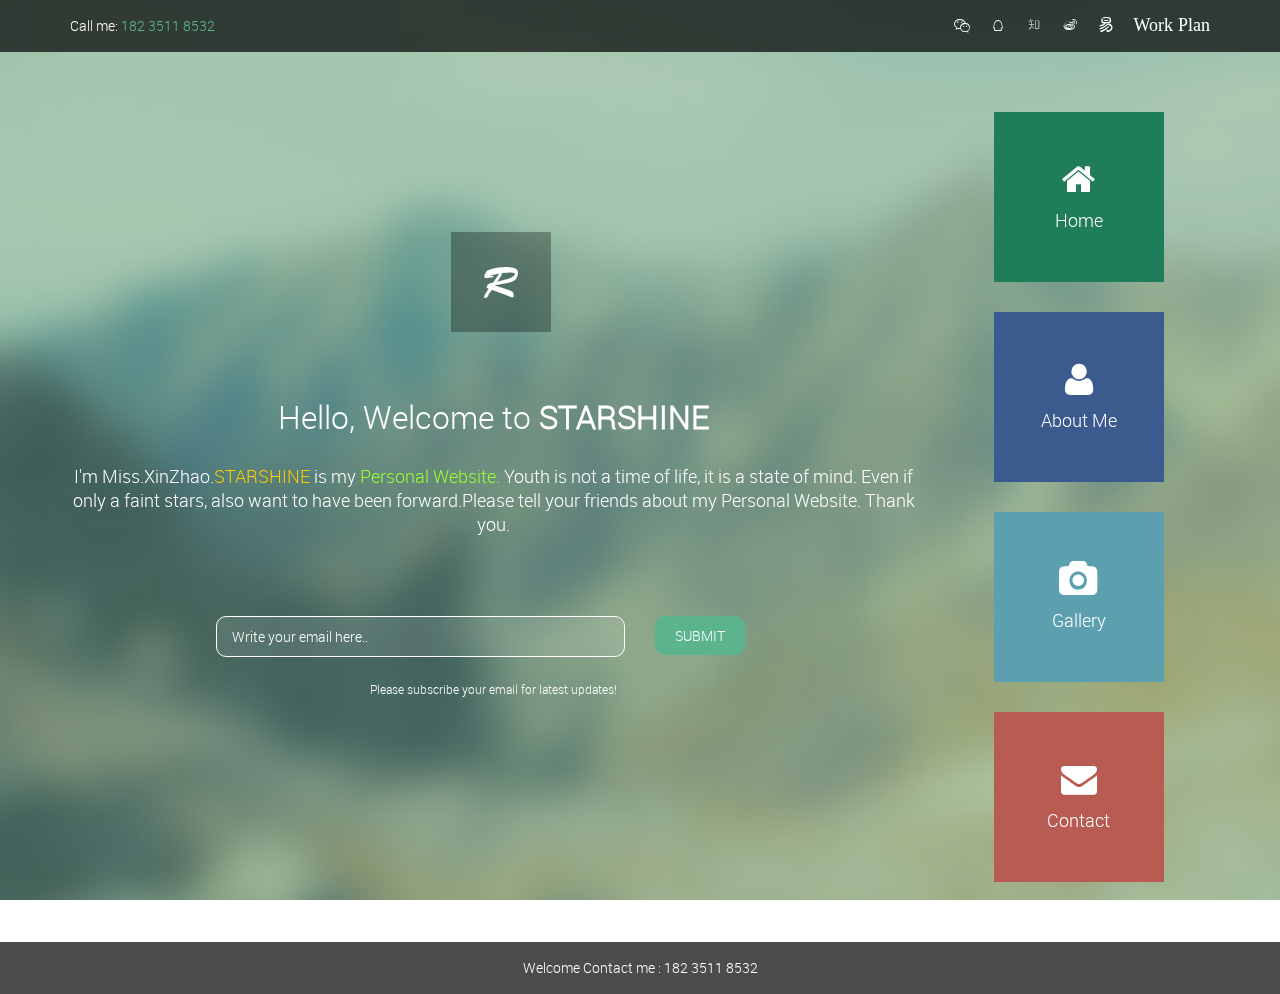
<file: index.html>
﻿<!DOCTYPE html>
<!--[if lt IE 7]>      <html class="no-js lt-ie9 lt-ie8 lt-ie7"> <![endif]-->
<!--[if IE 7]>         <html class="no-js lt-ie9 lt-ie8"> <![endif]-->
<!--[if IE 8]>         <html class="no-js lt-ie9"> <![endif]-->
<!--[if gt IE 8]><!--> <html class="no-js"> <!--<![endif]-->
    <head>
        <meta charset="utf-8">
        <meta http-equiv="X-UA-Compatible" content="IE=edge">
        <title>Miss.Xin Zhao</title>
        <meta name="description" content="">
        <meta name="viewport" content="width=device-width, initial-scale=1">
        <link rel="stylesheet" href="css/normalize.css">
        <link rel="stylesheet" href="css/font-awesome.css">
        <link rel="stylesheet" href="css/bootstrap.min.css">
        <link rel="stylesheet" href="css/templatemo-style.css">
        <script src="js/vendor/modernizr-2.6.2.min.js"></script>
    </head>
    <body>
        <!--[if lt IE 7]>
            <p class="browsehappy">You are using an <strong>outdated</strong> browser. Please <a href="http://browsehappy.com/">upgrade your browser</a> to improve your experience.</p>
        <![endif]-->
        
        <div class="site-bg"></div>
        <div class="site-bg-overlay"></div>

        <!-- TOP HEADER -->
        <div class="top-header">
            <div class="container">
                <div class="row">
                    <div class="col-md-6 col-sm-6 col-xs-12">
                        <p class="phone-info">Call me: <a href="#">182 3511 8532</a></p>
                    </div>
                    <div class="col-md-6 col-sm-6 col-xs-12">
                        <div class="social-icons">
                            <ul>
                                <li><a href="#" class="fa icon-weixin"></a></li>
                                <li><a href="#" class="fa icon-qq01"></a></li>
                                <li><a href="#" class="fa icon-zhihu"></a></li>
                                <li><a href="#" class="fa icon-weibo"></a></li>
                                <li><a href="#" class="fa icon-wangyi1"></a></li>
                                <li><a href="https://zhaoxin11264828.github.io/todos" class="fa">
                                    Work Plan
                                </a></li>
                            </ul>
                        </div>
                    </div>
                </div>
            </div>
        </div> <!-- .top-header -->


        <div class="visible-xs visible-sm responsive-menu">
            <a href="#" class="toggle-menu">
                <i class="fa fa-bars"></i> Show Menu
            </a>
            <div class="show-menu">
                <ul class="main-menu">
                    <li>
                        <a class="show-1 active homebutton" href="#"><i class="fa fa-home"></i>Home</a>
                    </li>
                    <li>
                        <a class="show-2 aboutbutton" href="#"><i class="fa fa-user"></i>About Me</a>
                    </li>
                    <li>
                        <a class="show-3 projectbutton" href="#"><i class="fa fa-camera"></i>Gallery</a>
                    </li>
                    <li>
                        <a class="show-5 contactbutton" href="#"><i class="fa fa-envelope"></i>Contact</a>
                    </li>
                </ul>
            </div>
        </div>
		<div class="copyrights">Collect from </div>
        <div class="container" id="page-content">
            <div class="row">


                
                <div class="col-md-9 col-sm-12 content-holder">
                    <!-- CONTENT -->
                    <div id="menu-container">
                        
                        <div class="logo-holder logo-top-margin">
                            <a href="#" class="site-brand"><img src="images/logo.png" alt=""></a>
                        </div>
                        
                        
                        <div id="menu-1" class="homepage home-section text-center">
                            <div class="welcome-text">
                                <h2>Hello, Welcome to <strong>STARSHINE</strong></h2>
                                <p class="p1">I'm Miss.XinZhao.<span class="orange">STARSHINE </span> is my <span class="green"> Personal Website.</span> Youth is not a time of life, it is a state of mind. Even if only a faint stars, also want to have been forward.Please tell your friends about my Personal Website. Thank you.</p>

                                 <p class="p2">欢迎访问我的个人网站，我是赵欣，是一名前端工程师。<span class="orange">STARSHINE </span> 是我的 <span class="green">个人网站。</span> 青春不是一段年华，而是一种心境。哪怕只有微弱的星光，也要一直向前。欢迎更多的朋友关注我的网站。谢谢！</p>
                                <form action="#" method="get" class="subscribe-form">
                                    <div class="row">
                                        <fieldset class="col-md-offset-2 col-md-6">
                                            <input name="subscribe-email" type="email" class="email" id="subscribe-email" placeholder="Write your email here..">
                                        </fieldset>
                                        <fieldset class="col-md-4 button-holder">
                                            <input name="submit" type="submit" class="button default" id="submit" value="Submit">
                                        </fieldset>
                                    </div>
                                    <p class="subscribe-text p1">Please subscribe your email for latest updates!</p>
                                    
                                </form>
                            </div>
                        </div>

                        <div id="menu-2" class="content about-section">
                            <div class="row">
                                <div class="col-md-8 col-sm-8">
                                    <div class="box-content profile">
                                        <h3 class="widget-title">Learn about me</h3>
                                        <div class="profile-thumb">
                                            <img src="images/88.jpg" alt="">
                                        </div>
                                        <div class="profile-content">
                                            <h5 class="profile-name">Miss.XinZhao</h5>
                                            <span class="profile-role">Web Engineer</span> <p><a rel="nofollow" href="#">Unsplash.com</a> <br>
                                            至今，24岁，政治面貌，中共党员，学历，本科，出生于山西省长治市革命老区武乡。现居住于北京，所学专业是计算机科学与技术。
                                            <br></br>
											If you smile when no one else is around, you really mean it. <!-- <a rel="nofollow" href="#/font-awesome-icon-world-map/">Font Awesome</a> (version 4). Example: <span class="blue">&lt;i class=&quot;fa fa-refresh&quot;&gt;&lt;/i&gt;</span> --></p>

                                        </div>
                                    </div>
                                </div>
                                <div class="col-md-4 col-sm-4">
                                    <div class="box-content">
                                        <h3 class="widget-title">Work Background</h3>
                                        <p>2015-9~2016-6  就职于山西泰升科技有限公司，期间担任前端工程师。<br>上线项目：艾买提（农产品线上销售）
                                           http://www.amaiti.com.cn/  <br>  
                                           目前:寻觅中
                                        </p>
                                        <div class="about-social">
                                            <ul>
                                                <li><a href="#" class="fa icon-QQ"></a></li>
                                                <li><a href="#" class="fa icon-weixin1"></a></li>
                                                <li><a href="#" class="fa icon-qq"></a></li>
                                                <li><a href="#" class="fa icon-wangyi1"></a></li>
                                            </ul>
                                        </div>
                                    </div>
                                </div>
                            </div>
                            <div class="row">
                                <div class="col-md-5 col-sm-5">
                                    <div class="box-content">
                                        <h3 class="widget-title">Working</h3>
                                        <div class="project-item">
                                            <img src="images/7.jpg" alt="">
                                            <div class="project-hover">
                                                <h4>Great Nature Capture</h4>
                                            </div>
                                        </div>
                                    </div>
                                </div>
                                <div class="col-md-7 col-sm-7">
                                    <div class="box-content">
                                        <h3 class="widget-title">My Technical Skills</h3>
                                        <ul class="progess-bars">
                                            <li>
                                                <span>HTML5 CSS3 </span>
                                                <div class="progress">
                                                    <div class="progress-bar" role="progressbar" aria-valuenow="80" aria-valuemin="0" aria-valuemax="100" style="width: 90%;"></div>
                                                </div>
                                            </li>
                                            <li>
                                                <span>Javascript Jquery</span>
                                                <div class="progress">
                                                    <div class="progress-bar" role="progressbar" aria-valuenow="95" aria-valuemin="0" aria-valuemax="100" style="width: 95%;"></div>
                                                </div>
                                            </li>
                                            <li>
                                                <span>Angular</span>
                                                <div class="progress">
                                                    <div class="progress-bar" role="progressbar" aria-valuenow="70" aria-valuemin="0" aria-valuemax="100" style="width: 93%;"></div>
                                                </div>
                                            </li>
                                            <li>
                                                <span>Ajax</span>
                                                <div class="progress">
                                                    <div class="progress-bar" role="progressbar" aria-valuenow="50" aria-valuemin="0" aria-valuemax="100" style="width: 86%;"></div>
                                                </div>
                                            </li>
                                        </ul>
                                    </div>
                                </div>
                            </div>
                        </div>

                        <div id="menu-3" class="content gallery-section">
                            <div class="box-content">
                                <h3 class="widget-title">Past Projects</h3>
                                <div class="row row1">
                                    <div class="col-md-4 col-sm-6 col-xs-12">
                                        <div class="project-item">
                                        <a href="https://zhaoxin11264828.github.io/todos">
                                            <img src="images/111.jpg" alt=""></a>
                                            <div class="project-hover">
                                                <h4>todos(ajax)</h4>
                                            </div>
                                        </div>
                                    </div>
                                    <div class="col-md-4 col-sm-6 col-xs-12">
                                        <div class="project-item">
                                        <a href="https://zhaoxin11264828.github.io/iCloud">
                                            <img src="images/222.jpg" alt=""></a>
                                            <div class="project-hover">
                                                <h4>iCloud(angular)</h4>
                                            </div>
                                        </div>
                                    </div>
                                    <div class="col-md-4 col-sm-6 col-xs-12">
                                        <div class="project-item">
                                        <a href="https://zhaoxin11264828.github.io/contacts">
                                            <img src="images/333.jpg" alt=""></a>
                                            <div class="project-hover">
                                                <h4>contacts(ajax)</h4>
                                            </div>
                                        </div>
                                    </div>
                                    <div class="col-md-4 col-sm-6 col-xs-12">
                                        <div class="project-item">
                                        <a href="https://zhaoxin11264828.github.io/yidong">
                                            <img src="images/444.jpg" alt=""></a>
                                            <div class="project-hover">
                                                <h4>移动(html css js)</h4>
                                            </div>
                                        </div>
                                    </div>
                                    <div class="col-md-4 col-sm-6 col-xs-12">
                                        <div class="project-item">
                                        <a href="https://zhaoxin11264828.github.io/jingdong">
                                            <img src="images/555.jpg" alt=""></a>
                                            <div class="project-hover">
                                                <h4>京东(html css js)</h4>
                                            </div>
                                        </div>
                                    </div>
                                    <div class="col-md-4 col-sm-6 col-xs-12">
                                        <div class="project-item">
                                        <a href="https://zhaoxin11264828.github.io/yintai">
                                            <img src="images/666.jpg" alt=""></a>
                                            <div class="project-hover">
                                                <h4>银泰(html css js)</h4>
                                            </div>
                                        </div>
                                    </div>
                                </div>
                              
                                <div class="project-pages">
                                    <ul>
                                        <li><a href="#">html</a></li>
                                        <li><a href="#">css</a></li>
                                        <li><a href="#">javascript</a></li>
                                        <li><a href="#">jquery</a></li>
                                        <li><a href="#">ajax</a></li>
                                        <li><a href="#">angular</a></li>
                                        
                                    </ul>
                                </div>
                            </div>
                        </div>


                        <div id="menu-3" class="content gallery-section">
                            <div class="box-content">
                                <h3 class="widget-title">Past Projects</h3>
                               
                          <div class="row row2">
                                    <div class="col-md-4 col-sm-6 col-xs-12">
                                        <div class="project-item">
                                        <a href="https://zhaoxin11264828.github.io/students">
                                            <img src="images/777.jpg" alt=""></a>
                                            <div class="project-hover">
                                                <h4>学生信息管理(ajax js)</h4>
                                            </div>
                                        </div>
                                    </div>
                                    <div class="col-md-4 col-sm-6 col-xs-12">
                                        <div class="project-item">
                                        <a href="https://zhaoxin11264828.github.io/baiduyuqing">
                                            <img src="images/888.jpg" alt=""></a>
                                            <div class="project-hover">
                                                <h4>百度舆情(fullpage css3)</h4>
                                            </div>
                                        </div>
                                    </div>
                                    <div class="col-md-4 col-sm-6 col-xs-12">
                                        <div class="project-item">
                                        <a href="https://zhaoxin11264828.github.io/qqmusics">
                                            <img src="images/999.jpg" alt=""></a>
                                            <div class="project-hover">
                                                <h4>音乐播放器(html5-audio)</h4>
                                            </div>
                                        </div>
                                    </div>
                                    <div class="col-md-4 col-sm-6 col-xs-12">
                                        <div class="project-item">
                                        <a href="https://zhaoxin11264828.github.io/time">
                                            <img src="images/11112.jpg" alt=""></a>
                                            <div class="project-hover">
                                                <h4>钟表(html5-canvas)</h4>
                                            </div>
                                        </div>
                                    </div>
                                    <div class="col-md-4 col-sm-6 col-xs-12">
                                        <div class="project-item">
                                        <a href="https://zhaoxin11264828.github.io/saolei">
                                            <img src="images/2222.jpg" alt=""></a>
                                            <div class="project-hover">
                                                <h4>扫雷(jquery)</h4>
                                            </div>
                                        </div>
                                    </div>
                                    <div class="col-md-4 col-sm-6 col-xs-12">
                                        <div class="project-item">
                                        <a href="https://zhaoxin11264828.github.io/wuziqi">
                                            <img src="images/3333.jpg" alt=""></a>
                                            <div class="project-hover">
                                                <h4>五子棋(html5-canvas)</h4>
                                            </div>
                                        </div>
                                    </div>
                                </div>
                              
                                <div class="project-pages">
                                    <ul>
                                        <li><a href="#">html5</a></li>
                                        <li><a href="#">css3</a></li>
                                        <li><a href="#">jquery</a></li>
                                        <li><a href="#">ajax</a></li>
                                        <li><a href="#">fullpage</a></li>

                                    </ul>
                                </div>
                            </div>
                        </div>

                         <div id="menu-3" class="content gallery-section">
                            <div class="box-content">
                                <h3 class="widget-title">Past Projects</h3>
                               
                          <div class="row row2">
                                    <div class="col-md-4 col-sm-6 col-xs-12">
                                        <div class="project-item">
                                        <a href="https://zhaoxin11264828.github.io/apple">
                                            <img src="images/4444.jpg" alt=""></a>
                                            <div class="project-hover">
                                                <h4>苹果页面(响应式)</h4>
                                            </div>
                                        </div>
                                    </div>
                                    <div class="col-md-4 col-sm-6 col-xs-12">
                                        <div class="project-item">
                                        <a href="https://zhaoxin11264828.github.io/weixin">
                                            <img src="images/6666.jpg" alt=""></a>
                                            <div class="project-hover">
                                                <h4>移动端微信(angular)</h4>
                                            </div>
                                        </div>
                                    </div>
                                    <div class="col-md-4 col-sm-6 col-xs-12">
                                        <div class="project-item">
                                        <a href="https://zhaoxin11264828.github.io/zhihu">
                                            <img src="images/7777.jpg" alt=""></a>
                                            <div class="project-hover">
                                                <h4>移动端知乎(angular)</h4>
                                            </div>
                                        </div>
                                    </div>
                                    <div class="col-md-4 col-sm-6 col-xs-12">
                                        <div class="project-item">
                                        <a href="#">
                                            <img src="images/8888.jpg" alt=""></a>
                                            <div class="project-hover">
                                                <h4>扁平化图标</h4>
                                            </div>
                                        </div>
                                    </div>
                                    <div class="col-md-4 col-sm-6 col-xs-12">
                                        <div class="project-item">
                                        <a href="#">
                                            <img src="images/9999.jpg" alt=""></a>
                                            <div class="project-hover">
                                                <h4>2.5D图标</h4>
                                            </div>
                                        </div>
                                    </div>
                                    <div class="col-md-4 col-sm-6 col-xs-12">
                                        <div class="project-item">
                                        <a href="#">
                                            <img src="images/11111.jpg" alt=""></a>
                                            <div class="project-hover">
                                                <h4>拟物</h4>
                                            </div>
                                        </div>
                                    </div>
                                </div>
                              
                                <div class="project-pages">
                                    <ul>
                                        <li><a href="#">html5</a></li>
                                        <li><a href="#">css3</a></li>
                                        <li><a href="#">swiper</a></li>
                                        <li><a href="#">bootstrap</a></li>
                                        <li><a href="#">angular</a></li>
                                        <li><a href="#">materialize</a></li>


                                    </ul>
                                </div>
                            </div>
                        </div>





                        <div id="menu-4" class="content contact-section">
                            <div class="row">
                                <div class="col-md-8 col-sm-8">
                                    <div class="box-content">
                                        <h3 class="widget-title">Send Me A Message</h3>
                                        <form class="contact-form">
                                            <fieldset>
                                                <input type="text" class="name" id="name" placeholder="Name...">
                                            </fieldset> 
                                            <fieldset>
                                                <input type="email" class="email" id="email" placeholder="Email...">
                                            </fieldset> 
                                            <fieldset>
                                                <input type="text" class="subject" id="subject" placeholder="Subject...">
                                            </fieldset>
                                            <fieldset>
                                                <textarea name="message" id="message" cols="30" rows="4" placeholder="Message.."></textarea>
                                            </fieldset>
                                            <fieldset>
                                                <input type="submit" class="button" id="button" value="Send Message">
                                            </fieldset>
                                        </form>
                                    </div>
                                </div>
                                <div class="col-md-4 col-sm-4">
                                    <div class="box-content">
                                        <h3 class="widget-title">Contact Me</h3>
                                        <p>Call:18235118532   qq:1140362791@qq.com<br><br>
										 </p>
                                        <div class="about-social">
                                            <ul>
                                                <li><a href="#" class="fa fa-facebook"></a></li>
                                                <li><a href="#" class="fa fa-twitter"></a></li>
                                                <li><a href="#" class="fa fa-linkedin"></a></li>
                                                <li><a href="#" class="fa fa-dribbble"></a></li>
                                            </ul>
                                        </div>
                                    </div>
                                </div>
                            </div>
                        </div>

                    </div>
                </div>


                <div class="col-md-3 hidden-sm">
                    
                    <nav id="nav" class="main-navigation hidden-xs hidden-sm">
                        <ul class="main-menu">
                            <li>
                                <a class="show-1 active homebutton" href="#"><i class="fa fa-home"></i>Home</a>
                            </li>
                            <li>
                                <a class="show-2 aboutbutton" href="#"><i class="fa fa-user"></i>About Me</a>
                            </li>
                            <li>
                                <a class="show-3 projectbutton" href="#"><i class="fa fa-camera"></i>Gallery</a>
                            </li>
                            <li>
                                <a class="show-5 contactbutton" href="#"><i class="fa fa-envelope"></i>Contact</a>
                            </li>
                        </ul>
                    </nav>

                </div>
            </div>
        </div>

        <!-- SITE-FOOTER -->
        <div class="site-footer">
            <div class="container">
                <div class="row">
                    <div class="col-md-12 text-center">
                        <p>Welcome  Contact  me : 182 3511 8532 </p>
                    </div>
                </div>
            </div>
        </div> <!-- .site-footer -->

        <script src="js/vendor/jquery-1.10.2.min.js"></script>
        <script src="js/plugins.js"></script>
        <script src="js/main.js"></script>
		<!-- templatemo 439 rectangle -->
    </body>
</html>
</file>
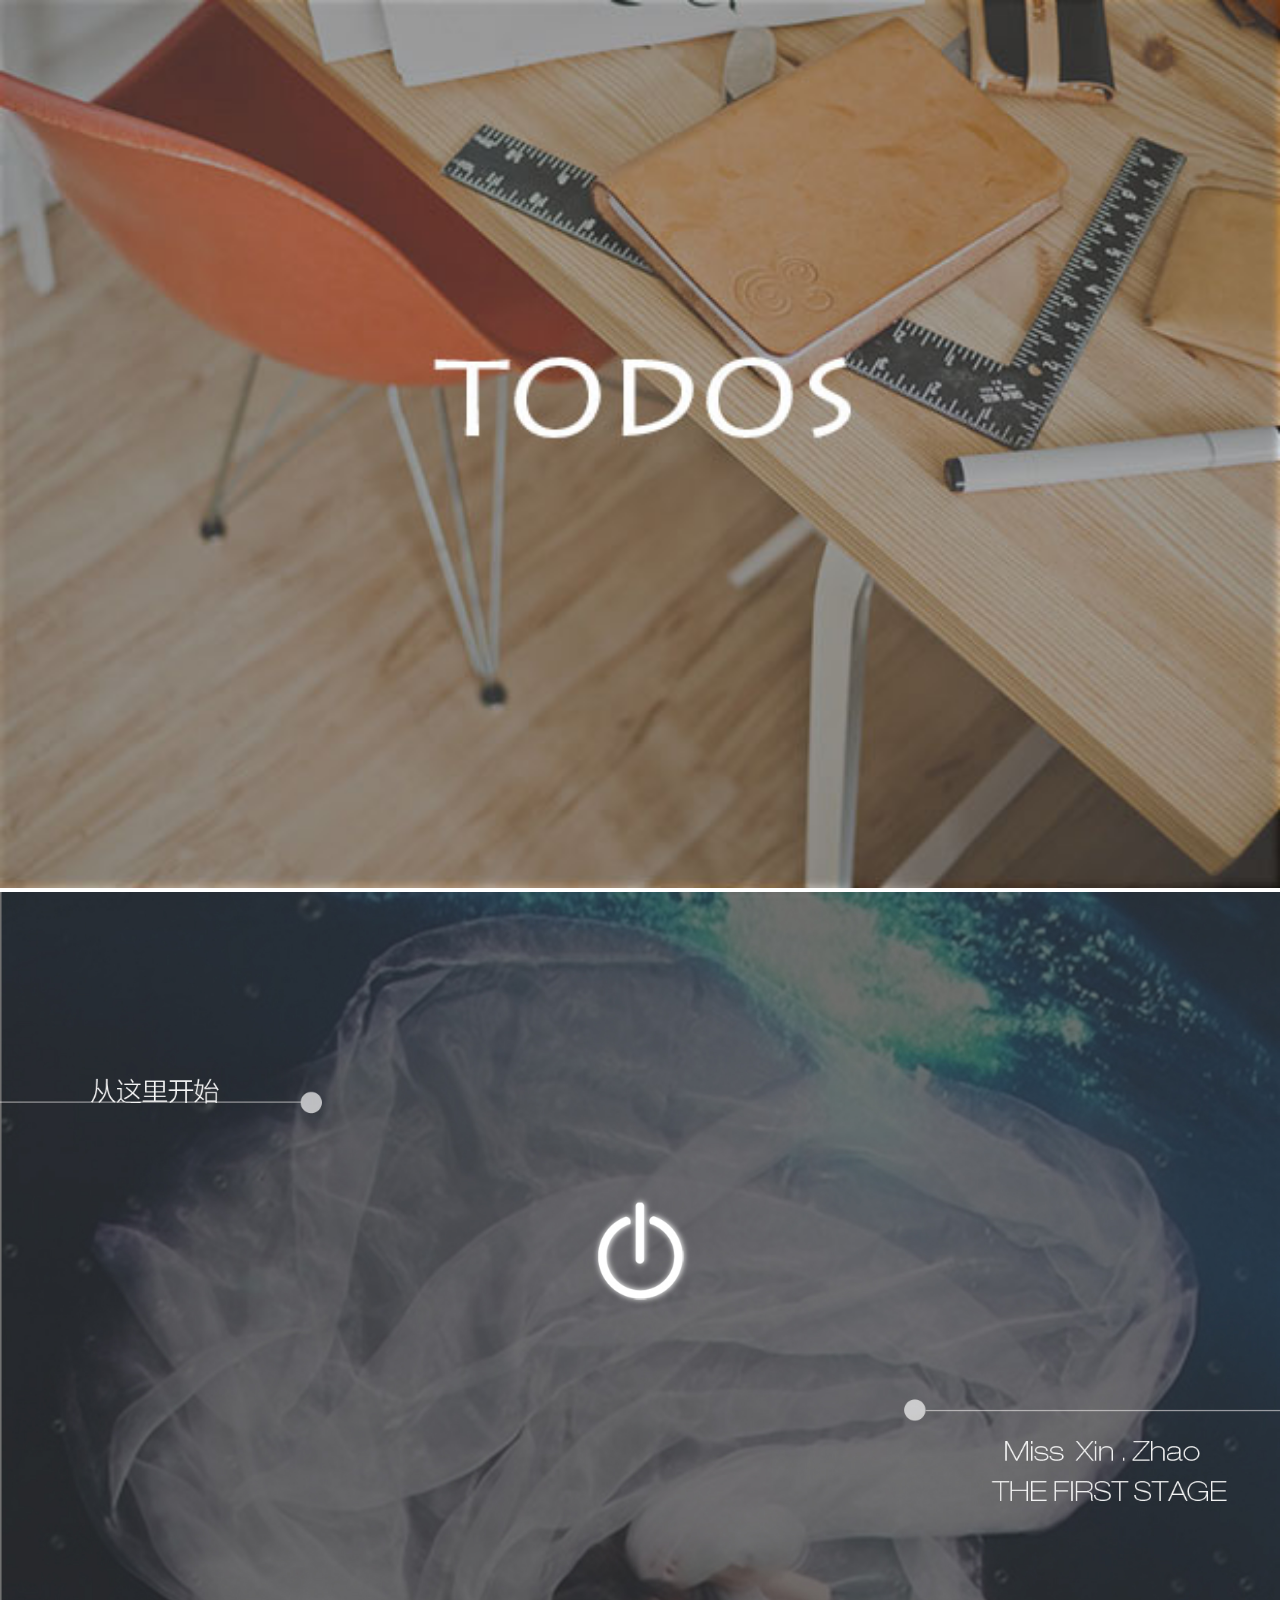
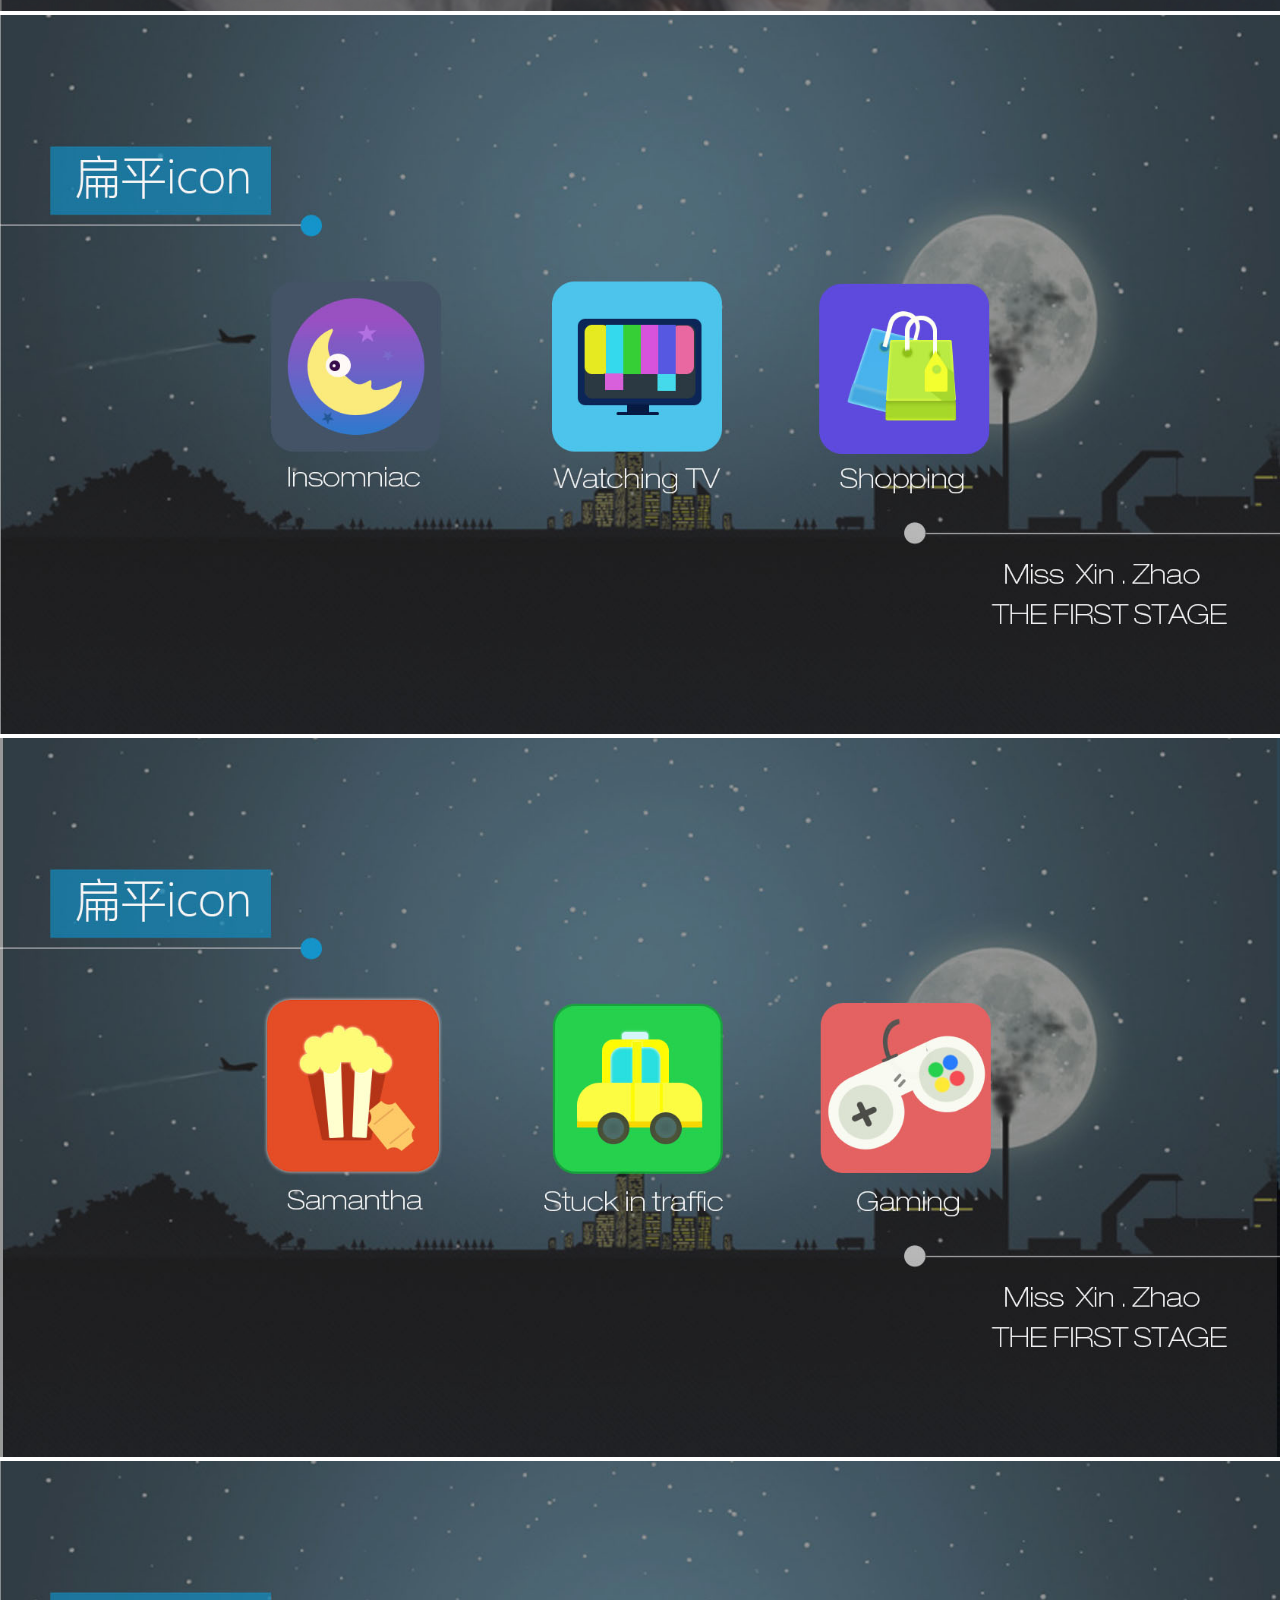
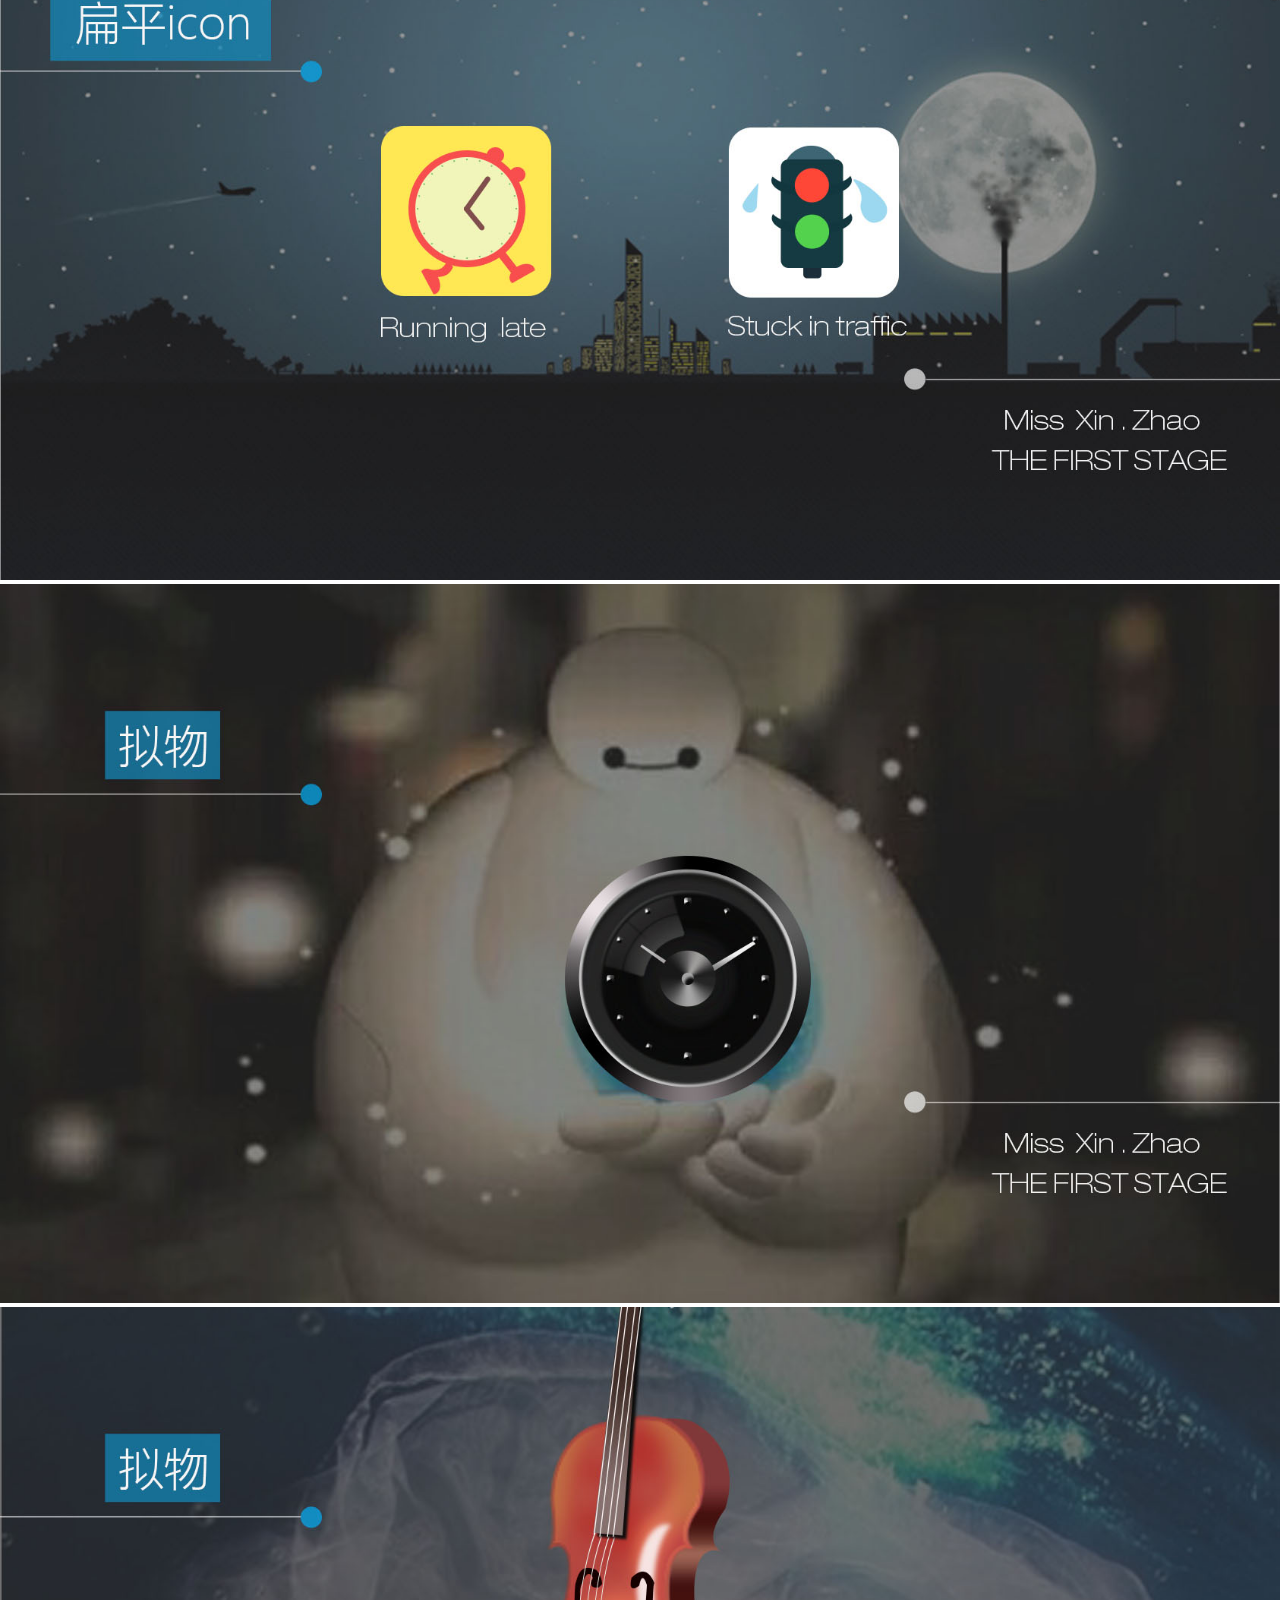
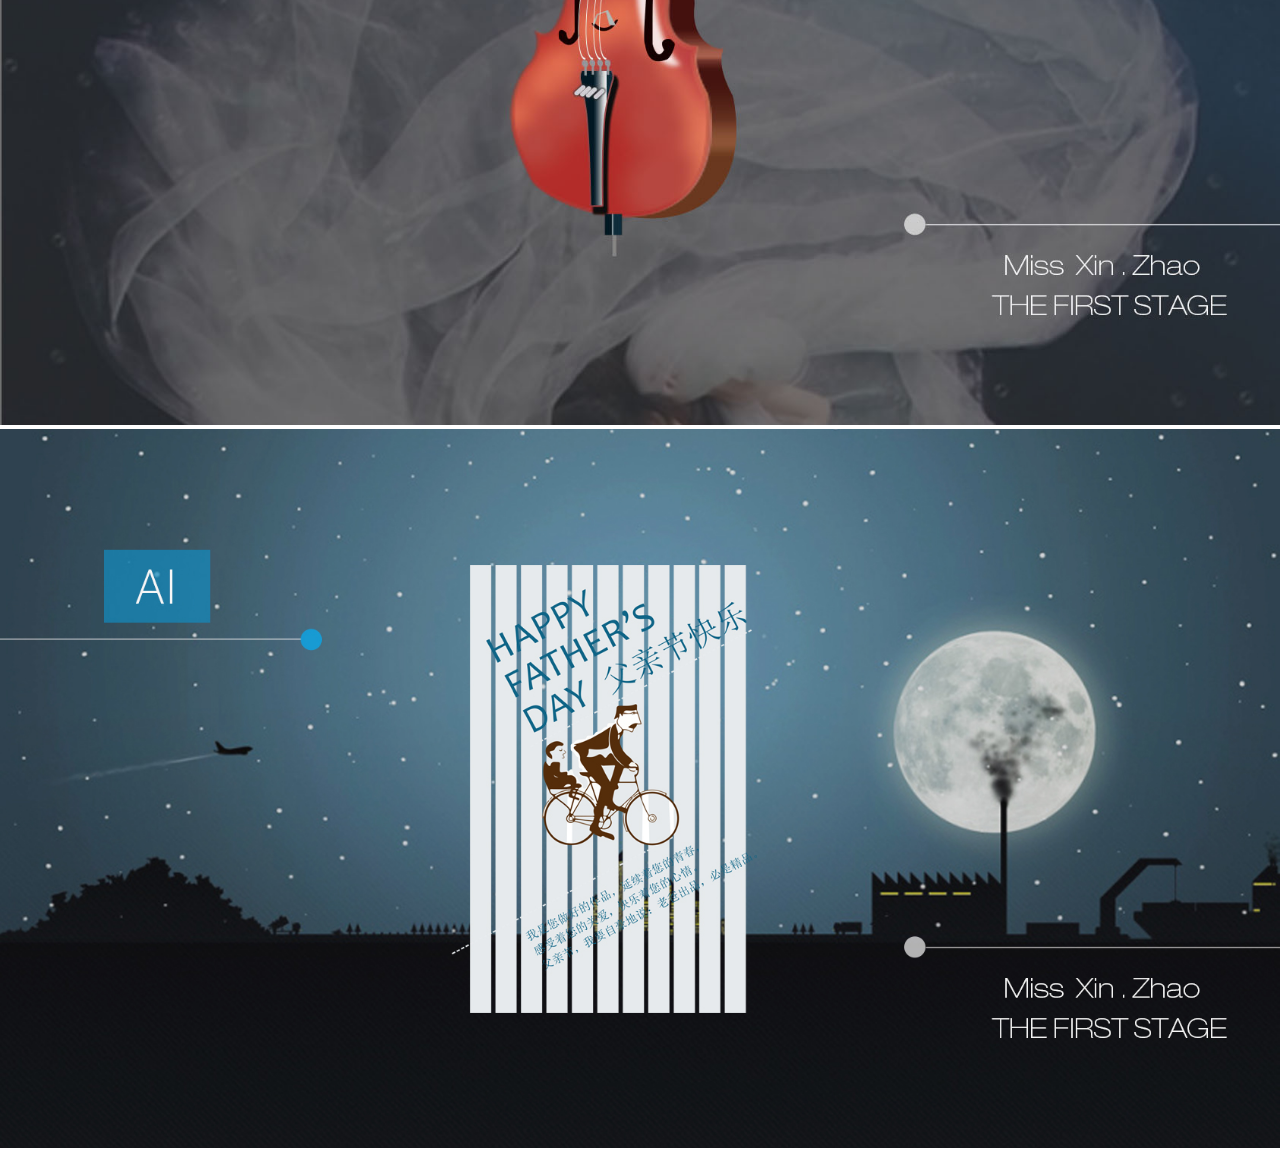
<file: index2/index2.html>
<!DOCTYPE html>
<html lang="en">
<head>
	<meta charset="UTF-8">
	<title>works</title>
	<style>
	body{
		margin: 0;
		padding: 0;
	}
	.box{
		width: 100%;
		height: 100%;

	}
	img{
		width: 100%;
		height: 100%;

	}

	</style>
</head>
<body>
	<div class="box">
		<img src="../images/111.jpg" alt="">
		<img src="../images/222 .jpg" alt="">
		<img src="../images/222 (2).jpg" alt="">
		<img src="../images/222 (3).jpg" alt="">
		<img src="../images/222 (4).jpg" alt="">
		<img src="../images/222 (5).jpg" alt="">
		<img src="../images/222 (6).jpg" alt="">
		<img src="../images/222 (7).jpg" alt="">
	</div>
</body>
</html>
</file>
<file: css/templatemo-style.css>
@font-face {
  font-family: 'robotolight';
  src: url("../fonts/Roboto-Light-webfont.eot");
  src: url("../fonts/Roboto-Light-webfont.eot?#iefix") format("embedded-opentype"), url("../fonts/Roboto-Light-webfont.woff") format("woff"), url("../fonts/Roboto-Light-webfont.ttf") format("truetype"), url("../fonts/Roboto-Light-webfont.svg#robotolight") format("svg");
  font-weight: normal;
  font-style: normal;
}
@font-face {
  font-family: 'robotoregular';
  src: url("../fonts/Roboto-Regular-webfont.eot");
  src: url("../fonts/Roboto-Regular-webfont.eot?#iefix") format("embedded-opentype"), url("../fonts/Roboto-Regular-webfont.woff") format("woff"), url("../fonts/Roboto-Regular-webfont.ttf") format("truetype"), url("../fonts/Roboto-Regular-webfont.svg#robotoregular") format("svg");
  font-weight: normal;
  font-style: normal;
}
@font-face {
  font-family: 'robotobold';
  src: url("../fonts/Roboto-Bold-webfont.eot");
  src: url("../fonts/Roboto-Bold-webfont.eot?#iefix") format("embedded-opentype"), url("../fonts/Roboto-Bold-webfont.woff") format("woff"), url("../fonts/Roboto-Bold-webfont.ttf") format("truetype"), url("../fonts/Roboto-Bold-webfont.svg#robotobold") format("svg");
  font-weight: normal;
  font-style: normal;
}

.green {
	color: #9F3;
}

.orange {
	color: #FC0;
}

.blue {
	color: #06C;
}
.copyrights{text-indent:-9999px;height:0;line-height:0;font-size:0;overflow:hidden;}
/*---------------------------------------------------------
 1. Reset
-------------------------------------------------------- */
html, body, div, span, applet, object, iframe, h1, h2, h3, h4, h5, h6, p, blockquote, pre, a, abbr, acronym, address, big, cite, code, del, dfn, em, img, ins, kbd, q, s, samp, small, strike, strong, sub, sup, tt, var, b, u, i, center, dl, dt, dd, ol, ul, li, fieldset, form, label, legend, table, caption, tbody, tfoot, thead, tr, th, td, article, aside, canvas, details, embed, figure, figcaption, footer, header, hgroup, menu, nav, output, ruby, section, summary, time, mark, audio, video {
  margin: 0;
  padding: 0;
  border: 0;
  font-size: 100%;
  vertical-align: baseline;
}

main {
  display: block;
}

body {
  line-height: 1;
}

ol,
ul {
  list-style: none;
}

blockquote,
q {
  quotes: none;
}

blockquote:before,
blockquote:after {
  content: '';
  content: none;
}

table {
  border-collapse: collapse;
  border-spacing: 0;
}

html {
  font-size: 100%;
  -webkit-text-size-adjust: 100%;
  -ms-text-size-adjust: 100%;
}

a:focus {
  outline: none;
}

article,
aside,
details,
figcaption,
figure,
footer,
header,
hgroup,
nav,
section {
  display: block;
}

audio,
canvas,
video {
  display: inline-block;
  *display: inline;
  *zoom: 1;
}

audio:not([controls]) {
  display: none;
}

sub,
sup {
  line-height: 0;
  position: relative;
  vertical-align: baseline;
}

sup {
  top: -.5em;
}

sub {
  bottom: -.25em;
}

img {
  border: 0;
  -ms-interpolation-mode: bicubic;
}

button,
input,
select,
textarea {
  font-size: 100%;
  margin: 0;
  vertical-align: baseline;
  *vertical-align: middle;
}

button,
input {
  line-height: normal;
  *overflow: visible;
}

button::-moz-focus-inner,
input::-moz-focus-inner {
  border: 0;
  padding: 0;
}

button,
input[type="button"],
input[type="reset"],
input[type="submit"] {
  cursor: pointer;
  -webkit-appearance: button;
}

input[type="search"] {
  -webkit-appearance: textfield;
}

input[type="search"]:-webkit-search-decoration {
  -webkit-appearance: none;
}

textarea {
  overflow: auto;
  vertical-align: top;
}

/*---------------------------------------------------------
 2. Basic Style
-------------------------------------------------------- */
body {
  font-size: 14px;
  line-height: 24px;
  color: white;
  font-family: 'robotolight';
}

a {
  color: #5cb48e;
  -webkit-transition: all 150ms ease-in-out;
  -moz-transition: all 150ms ease-in-out;
  -ms-transition: all 150ms ease-in-out;
  -o-transition: all 150ms ease-in-out;
  transition: all 150ms ease-in-out;
  text-decoration: none !important;
}
a:hover {
  color: #333333;
}

h1, h2, h3, h4, h5 {
  color: #333333;
}

::-webkit-input-placeholder {
  color: #666;
}

:-moz-placeholder {
  /* Firefox 18- */
  color: #666;
}

::-moz-placeholder {
  /* Firefox 19+ */
  color: #666;
}

:-ms-input-placeholder {
  color: #666;
}

.site-bg {
  position: fixed;
  height: 100%;
  width: 100%;
  z-index: 0;
  background-image: url(../images/bg.jpg);
  background-size: cover;
  background-repeat: no-repeat;
  background-attachment: fixed;
}

.site-bg-overlay {
  position: fixed;
  width: 100%;
  height: 100%;
  top: 0;
  left: 0;
  z-index: 1;
  background: rgba(92, 180, 142, 0.4);
}

#page-content {
  position: relative;
  z-index: 12;
  margin-top: 60px;
}
@media screen and (max-width: 992px) {
  #page-content {
    margin-top: 0;
  }
}

.content {
  display: none;
}

.box-content {
  background: white;
  color: #555;
  font-family: 'robotolight';
  padding: 30px;
  margin-top: 30px;
}
.box-content .widget-title {
  font-size: 22px;
  color: #333;
  font-family: 'robotolight';
  margin-bottom: 30px;
}

.welcome-text {
  position: relative;
  margin-top: 60px;
}
.welcome-text h2 {
  font-size: 32px;
  font-family: 'robotolight';
  margin-bottom: 30px;
  color: white;
}
.welcome-text p {
  font-size: 18px;
  font-family: 'robotolight';
}
.welcome-text .p2 {
  display: none;
}

.welcome-text:hover .p2 {
  display: block;

}

.subscribe-form {
  margin-top: 80px;
}
.subscribe-form input.email {
  -webkit-border-radius: 10px;
  border-radius: 10px;
  background: rgba(255, 255, 255, 0.1);
  outline: 0;
  border: 1px solid #fff;
  padding: 10px 15px;
  width: 100%;
  display: inline-block;
  font-size: 14px;
}
.subscribe-form input.button {
  background: #5cb48e;
  color: white;
  text-transform: uppercase;
  font-size: 14px;
  padding: 10px 20px;
  outline: 0;
  border: 0;
  -webkit-border-radius: 10px;
  border-radius: 10px;
}
.subscribe-form .button-holder {
  text-align: left;
}
@media screen and (max-width: 992px) {
  .subscribe-form .button-holder {
    margin-top: 20px;
    text-align: center;
  }
}
.subscribe-form p {
  margin-top: 20px;
  font-size: 12px;
}


.subscribe-form ::-webkit-input-placeholder {
  color: #fff;
}
.subscribe-form :-moz-placeholder {
  /* Firefox 18- */
  color: #fff;
}
.subscribe-form ::-moz-placeholder {
  /* Firefox 19+ */
  color: #fff;
}
.subscribe-form :-ms-input-placeholder {
  color: #fff;
}

/*---------------------------------------------------------
 3. Header
-------------------------------------------------------- */
.top-header {
  position: relative;
  z-index: 10;
  padding: 14px 0;
  background: rgba(0, 0, 0, 0.7);
}

.phone-info a {
  color: #5cb48e;
}
@media screen and (max-width: 992px) {
  .phone-info {
    text-align: center;
  }
}

.social-icons {
  text-align: right;
}
.social-icons a {
  color: white;
  font-size: 18px;
}
.social-icons li {
  display: inline-block;
  margin-left: 15px;
}
@media screen and (max-width: 992px) {
  .social-icons {
    text-align: center;
    margin-top: 20px;
  }
  .social-icons li:first-child {
    margin-left: 0;
  }
}

#nav a {
  display: block;
  width: 170px;
  height: 170px;
  text-align: center;
  color: white;
  font-size: 18px;
  margin: 0 auto;
}
#nav li {
  margin-bottom: 30px;
}
#nav i {
  padding-top: 50px;
  display: block;
  font-size: 36px;
  margin-bottom: 10px;
}

.homebutton {
  background: #207d59;
}

.aboutbutton {
  background: #3b5b8e;
}

.projectbutton {
  background: #5c9faf;
}

.contactbutton {
  background: #b85b53;
}

.logo-top-margin {
  position: relative;
  margin-top: 120px;
  margin-left: 45%;
}
@media screen and (max-width: 992px) {
  .logo-top-margin {
    margin-top: 0!important;
    margin-left: 0!important;
  }
}

.responsive-menu {
  position: relative;
  text-align: center;
  z-index: 99;
  margin-top: 60px;
  margin-bottom: 60px;
}

.toggle-menu {
  color: white !important;
  background: rgba(0, 0, 0, 0.3);
  padding: 15px 30px;
  text-transform: uppercase;
  font-family: 'robotoregular';
  display: inline-block;
}
.toggle-menu i {
  margin-right: 15px;
}

.show-menu {
  background: rgba(92, 180, 142, 0.5);
  display: none;
}
.show-menu li {
  display: block;
  border-bottom: 1px solid rgba(0, 0, 0, 0.15);
}
.show-menu li:last-child {
  border-bottom: 0;
}
.show-menu a {
  padding: 15px 20px;
  display: inline-block;
  width: 90%;
  color: white;
  text-transform: uppercase;
  font-size: 16px;
  background: transparent;
}
.show-menu a i {
  margin-right: 15px;
}

@media screen and (max-width: 992px) {
  .logo-holder {
    text-align: center;
  }
}

/*---------------------------------------------------------
 4. Main Content
-------------------------------------------------------- */
/*------ banner ------ */
.profile {
  overflow: hidden;
}

.profile-thumb {
  width: 200px;
  height: 200px;
  border: 3px solid #dddddd;
  overflow: hidden;
  margin-right: 25px;
  float: left;
}
.profile-thumb img {
  width: 100%;
  display: block;
}
@media screen and (max-width: 768px) {
  .profile-thumb {
    float: none;
    margin-bottom: 25px;
    width: 80%;
    height: auto;
  }
}

.profile-content {
  overflow: hidden;
}

.profile-name {
  font-family: 'robotoregular';
  font-size: 18px;
}

.profile-role {
  font-size: 12px;
  margin-bottom: 20px;
  display: block;
}

.about-social {
  margin-top: 30px;
}
.about-social li {
  display: inline-block;
  margin-bottom: 3px;
}
.about-social a {
  width: 42px;
  height: 42px;
  line-height: 42px;
  text-align: center;
  color: #333333;
  background: #dddddd;
}
.about-social a:hover {
  background: #5cb48e;
  color: white;
}

.progess-bars span {
  font-size: 13px;
  color: #5cb48e;
}

.progress {
  height: 10px;
  border-radius: 0;
  box-shadow: none;
  background: #e8f4ef;
  margin-bottom: 10px;
}

.progress-bar {
  box-shadow: none;
  background: #5cb48e;
}

/*------ projects ------ */
.gallery-section .project-item {
  margin-bottom: 30px;
}

.project-item {
  position: relative;
  overflow: hidden;
}

.project-item a{
  display: inline-block;
  width: 100%;
  height: 100%;
  cursor: pointer;
}
.project-item img {
  width: 100%;
  display: block;
}
.project-item:hover .project-hover {
  opacity: 1;
  visibility: visible;
  bottom: 0;
}

.project-hover {
  position: absolute;
  bottom: -20px;
  left: 0;
  width: 100%;
  background: rgba(0, 0, 0, 0.8);
  opacity: 0;
  visibility: hidden;
  padding: 14px 20px;
  -webkit-transition: all 200ms linear;
  -moz-transition: all 200ms linear;
  -ms-transition: all 200ms linear;
  -o-transition: all 200ms linear;
  transition: all 200ms linear;
}
.project-hover h4 {
  color: white;
}

.project-pages li {
  display: inline-block;
}
.project-pages a {
  /*width: 34px;*/
  height: 34px;
  color: #333333;
  text-align: center;
  line-height: 34px;
  display: inline-block;
  background: #dddddd;
  padding:0 5px;
}
.project-pages a:hover {
  background: #5cb48e;
  color: white;
}

/*------ contact ------ */
.contact-form input, .contact-form textarea {
  width: 100%;
  outline: 0;
  padding: 8px 10px;
  margin-bottom: 20px;
  max-width: 100%;
  border: 1px solid #dddddd;
}
.contact-form input.button {
  width: auto;
  color: white;
  background: #5cb48e;
  text-transform: uppercase;
  border: 0;
  outline: 0;
  margin-bottom: 0;
  padding: 12px 18px;
}

/*---------------------------------------------------------
 5. Footer
-------------------------------------------------------- */
.site-footer {
  position: relative;
  z-index: 11;
  padding: 14px 0;
  background: rgba(0, 0, 0, 0.7);
  margin-top: 30px;
}
.site-footer a {
  color: #5cb48e;
}


/* Custom */
</file>
